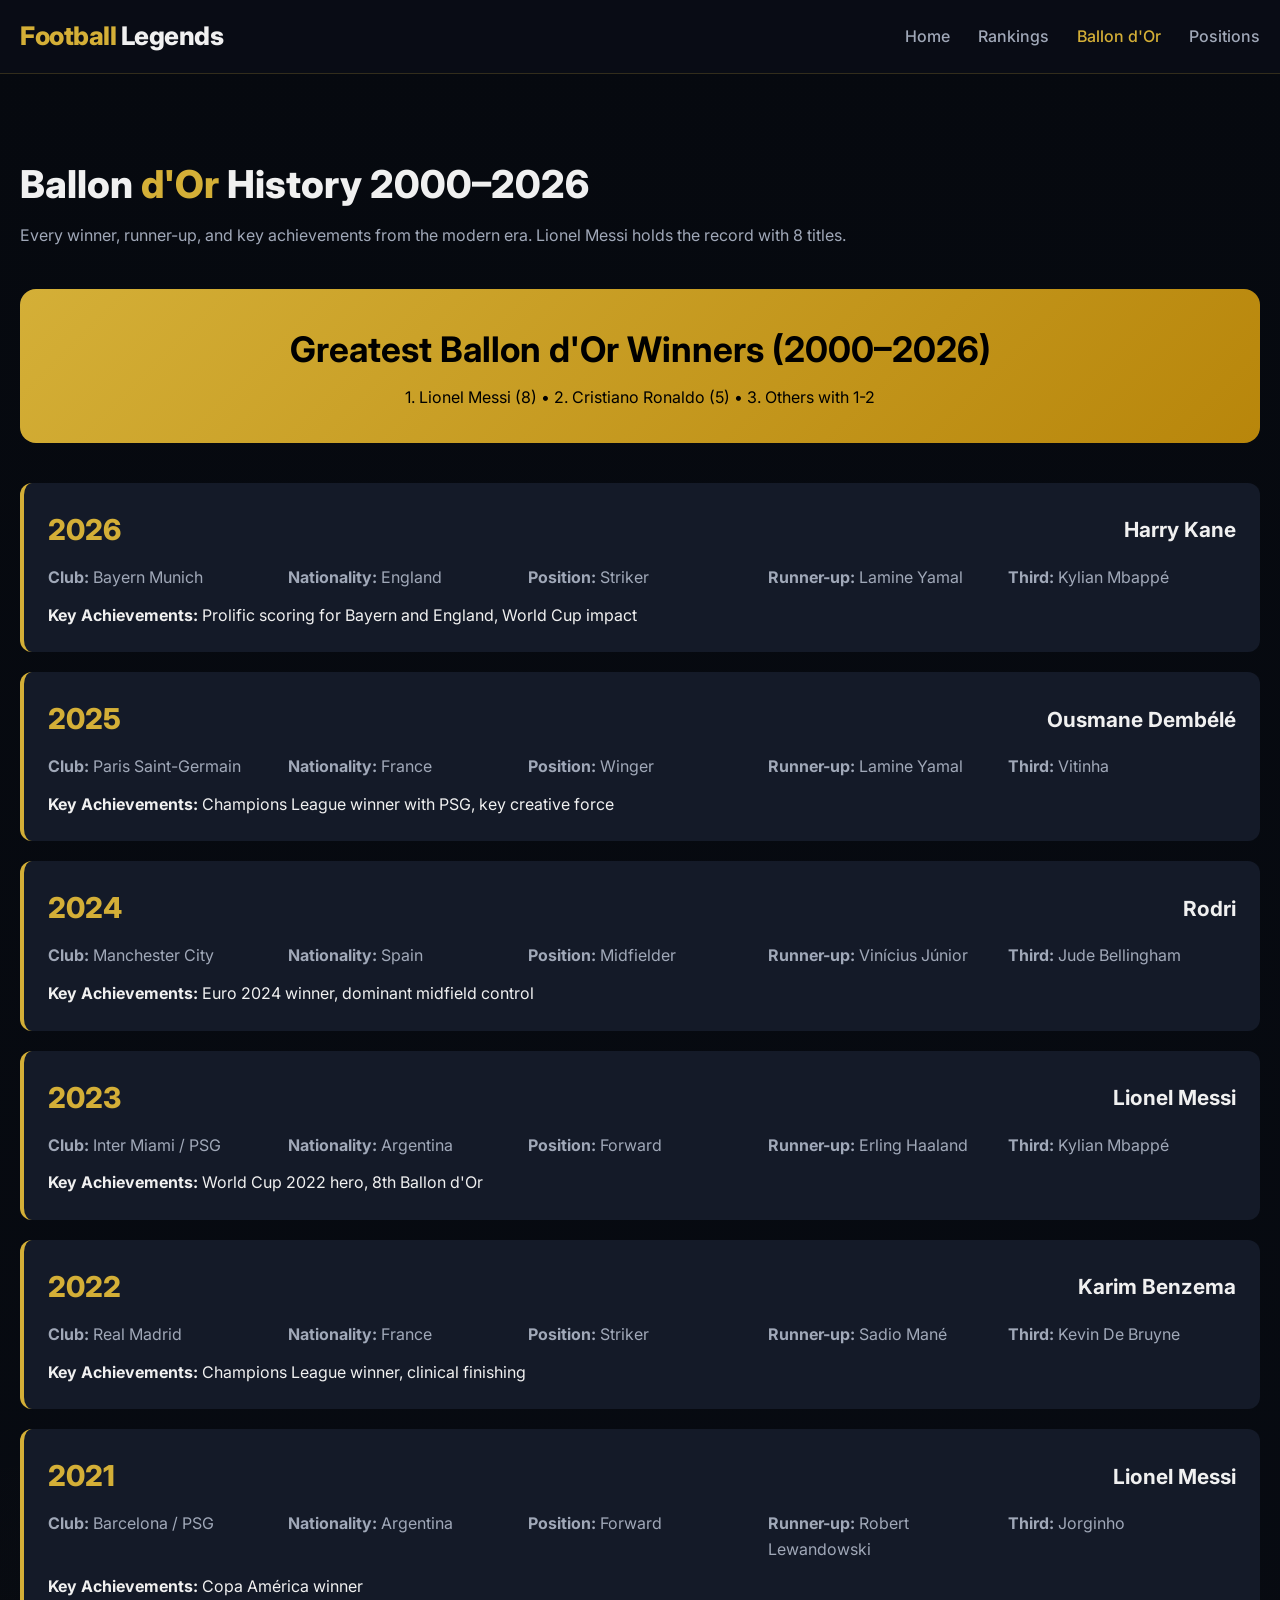
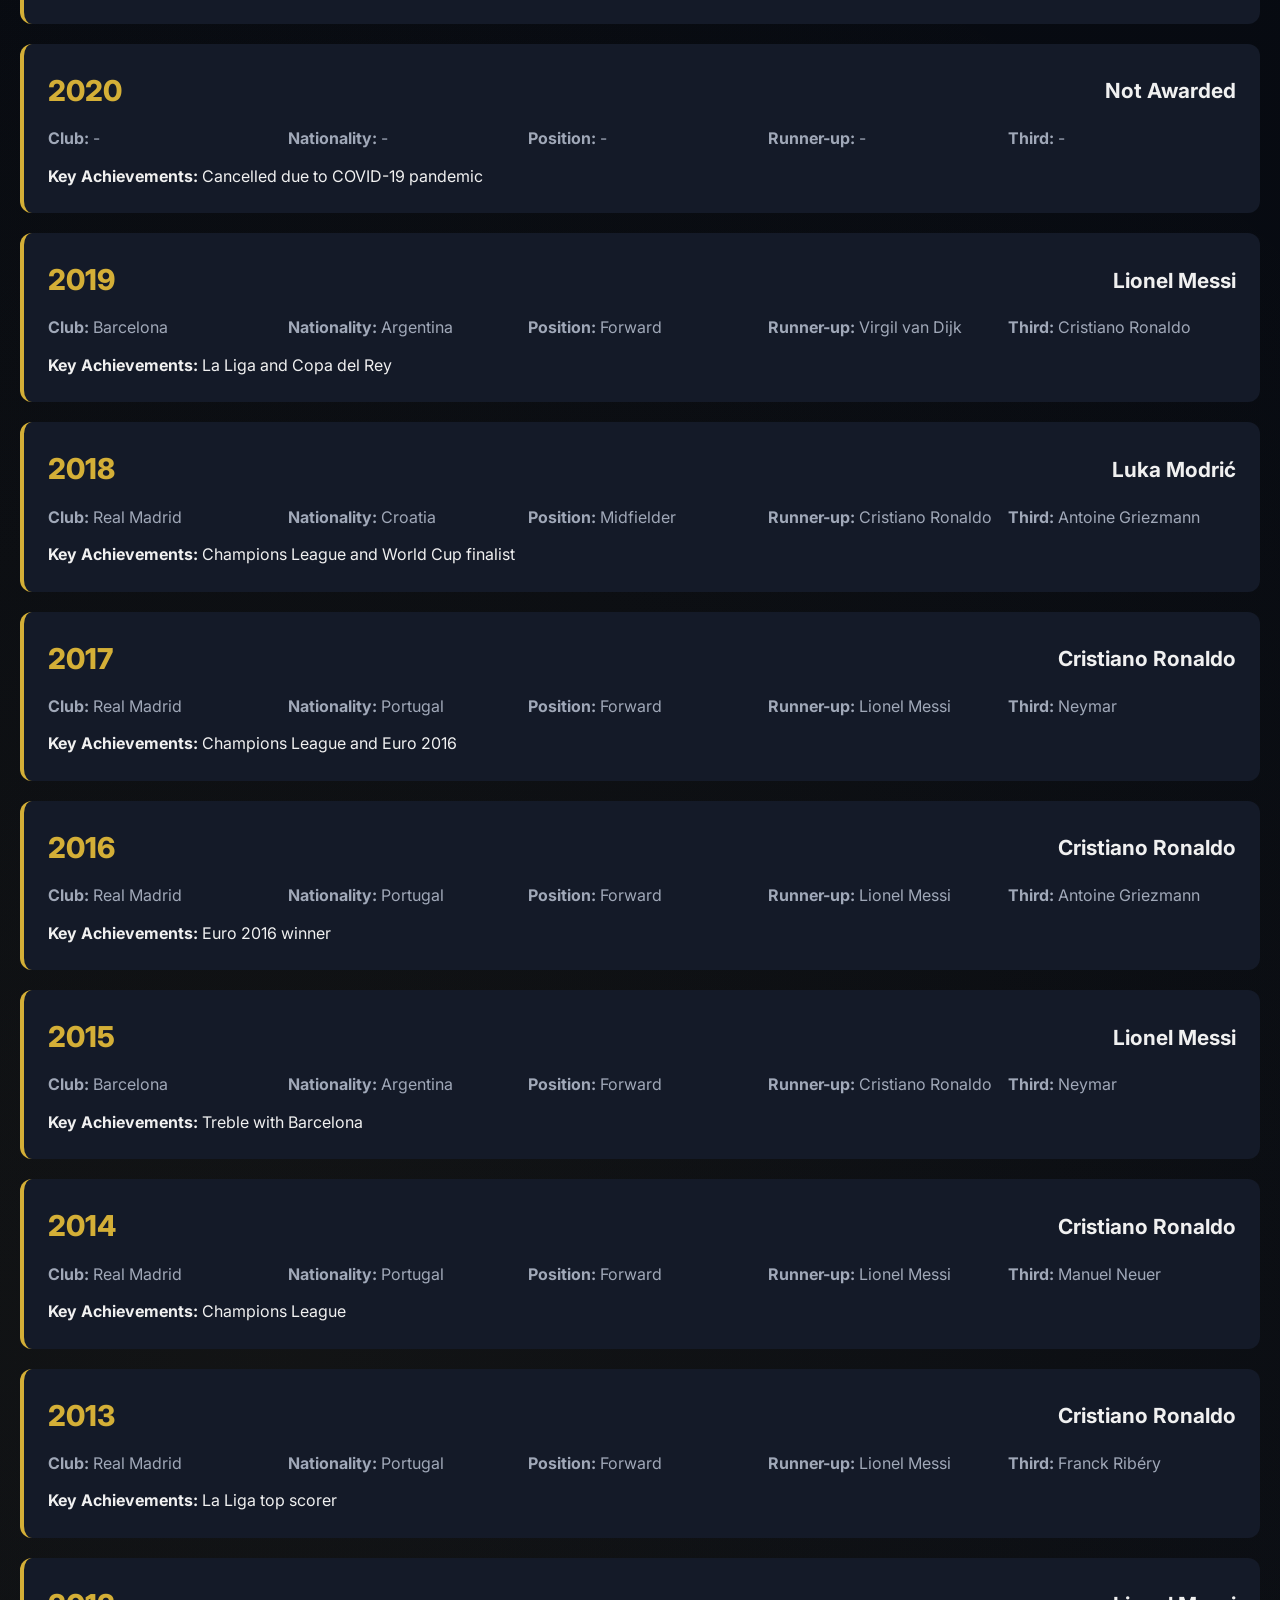
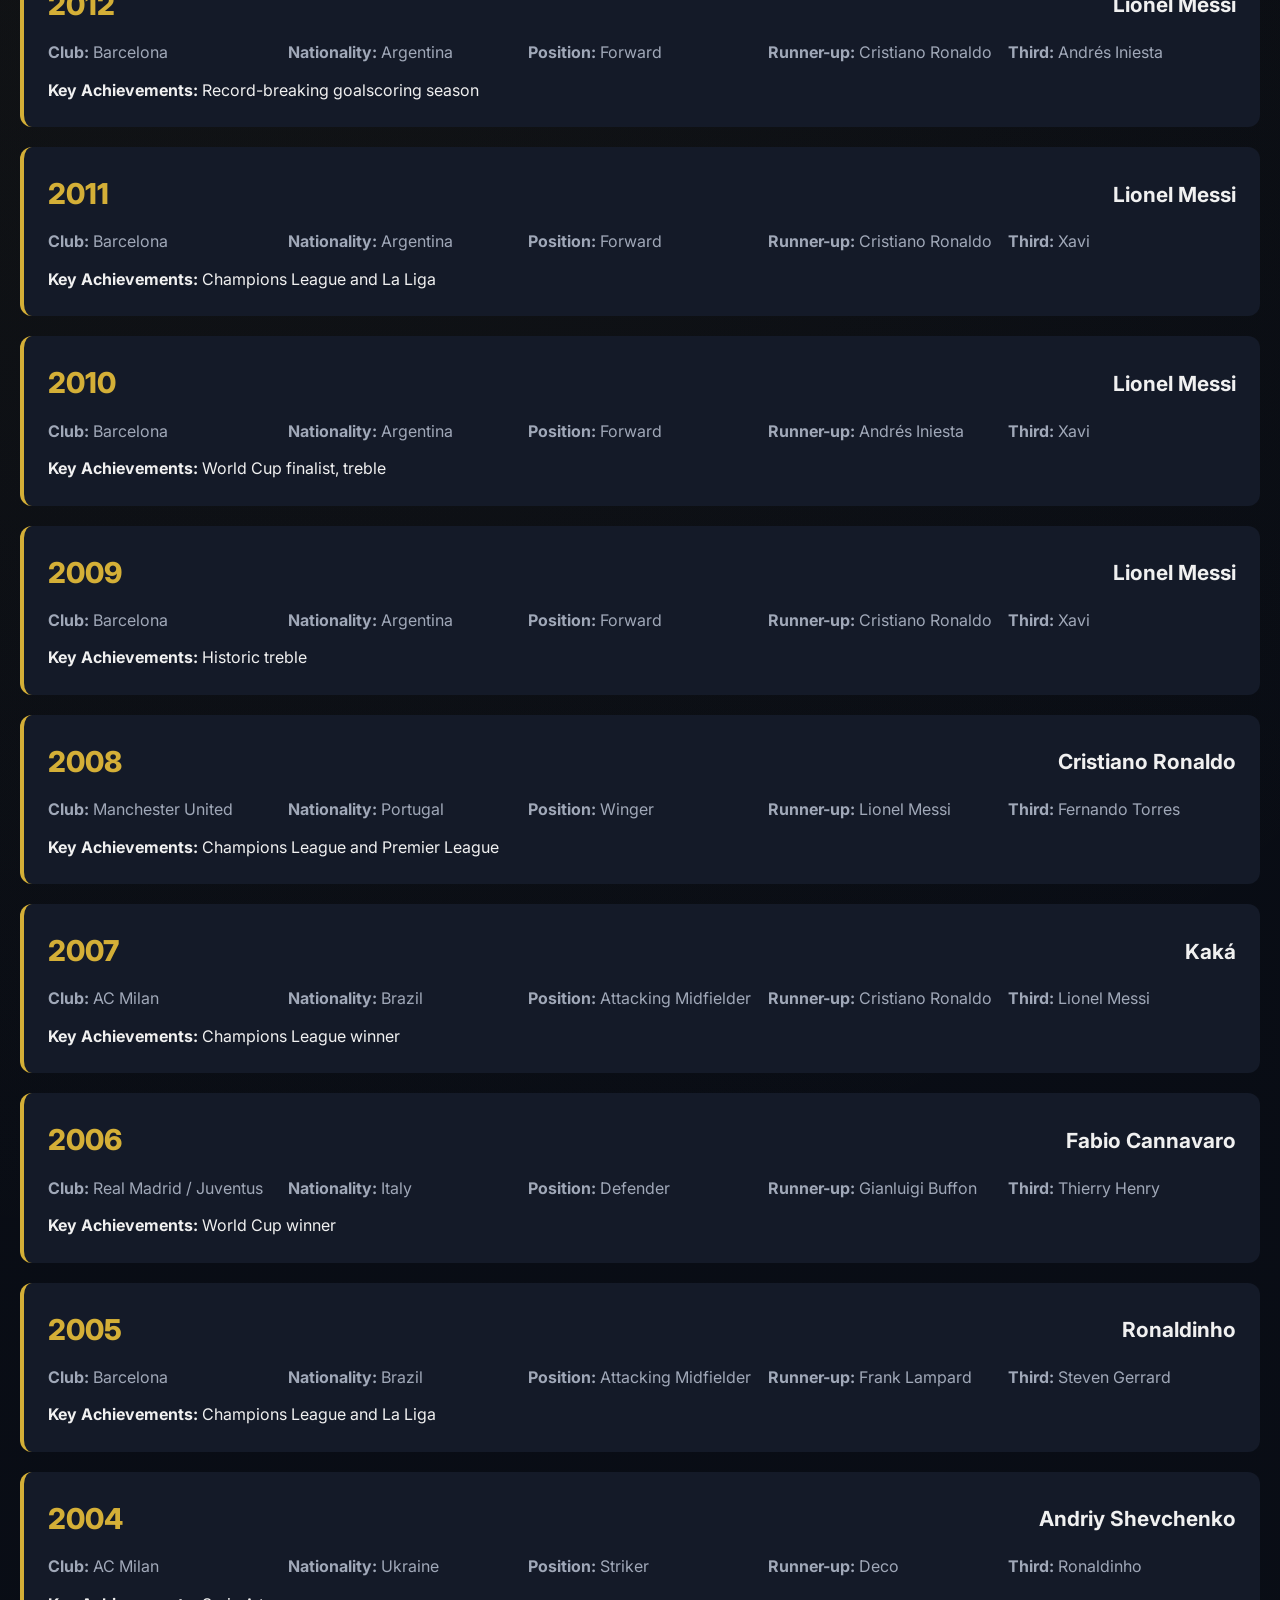
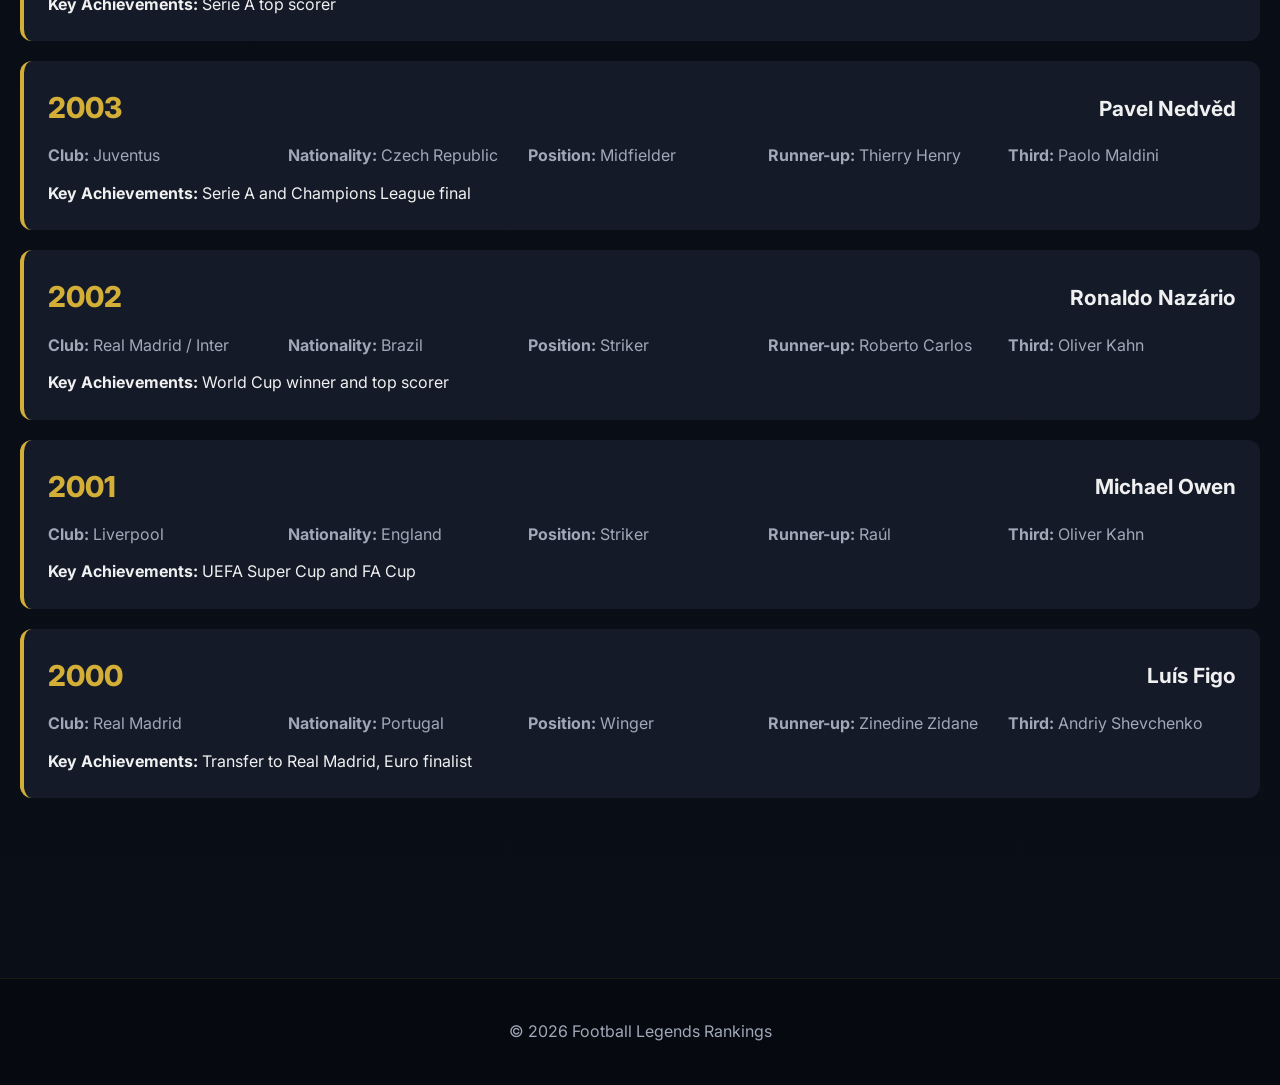
<file: ballon.html>
<!DOCTYPE html>
<html lang="en">
<head>
  <meta charset="UTF-8">
  <meta name="viewport" content="width=device-width, initial-scale=1.0">
  <title>Ballon d'Or History | Football Legends Rankings</title>
  <link rel="stylesheet" href="styles.css">
  <link href="https://fonts.googleapis.com/css2?family=Inter:wght@400;500;600;700;800;900&display=swap" rel="stylesheet">
</head>
<body>
  <header>
    <div class="container">
      <nav>
        <div class="logo">Football <span>Legends</span></div>
        <ul>
          <li><a href="index.html">Home</a></li>
          <li><a href="rankings.html">Rankings</a></li>
          <li><a href="ballon.html" class="active">Ballon d'Or</a></li>
          <li><a href="positions.html">Positions</a></li>
        </ul>
      </nav>
    </div>
  </header>

  <section class="section">
    <div class="container">
      <h1 class="section-title">Ballon <span>d'Or</span> History 2000–2026</h1>
      <p class="section-sub">Every winner, runner-up, and key achievements from the modern era. Lionel Messi holds the record with 8 titles.</p>

      <div style="background: linear-gradient(135deg, #D4AF37, #b8860b); color: #000; padding: 32px; border-radius: 16px; margin-bottom: 40px; text-align: center;">
        <h2 style="font-size: 2.2rem; margin-bottom: 8px;">Greatest Ballon d'Or Winners (2000–2026)</h2>
        <p>1. Lionel Messi (8) • 2. Cristiano Ronaldo (5) • 3. Others with 1-2</p>
      </div>

      <div id="ballon-list"></div>
    </div>
  </section>

  <footer>
    <div class="container">
      <p>© 2026 Football Legends Rankings</p>
    </div>
  </footer>

  <script src="data.js"></script>
  <script>
    const list = document.getElementById('ballon-list');
    ballonWinners.forEach(b => {
      const div = document.createElement('div');
      div.className = 'ballon-year';
      div.innerHTML = `
        <div class="year-header">
          <div class="year">${b.year}</div>
          <div style="font-weight:700; font-size:1.3rem;">${b.winner}</div>
        </div>
        <div style="display:grid; grid-template-columns: repeat(auto-fit, minmax(180px,1fr)); gap:12px; margin-top:12px; color: var(--muted);">
          <div><strong>Club:</strong> ${b.club}</div>
          <div><strong>Nationality:</strong> ${b.nationality}</div>
          <div><strong>Position:</strong> ${b.position}</div>
          <div><strong>Runner-up:</strong> ${b.runnerUp}</div>
          <div><strong>Third:</strong> ${b.third}</div>
        </div>
        <p style="margin-top:12px;"><strong>Key Achievements:</strong> ${b.achievements}</p>
      `;
      list.appendChild(div);
    });
  </script>
</body>
</html>
</file>
<file: styles.css>
/* Football Legends Rankings - Premium Styles */
:root {
  --gold: #D4AF37;
  --dark: #0a0e17;
  --darker: #06090f;
  --card: #141a28;
  --text: #f0f0f0;
  --muted: #a0a8b8;
  --accent: #1a73e8;
}

* { margin: 0; padding: 0; box-sizing: border-box; }

body {
  font-family: 'Inter', 'Segoe UI', system-ui, sans-serif;
  background: var(--dark);
  color: var(--text);
  line-height: 1.6;
  background-image: 
    radial-gradient(circle at 20% 50%, rgba(212,175,55,0.05) 0%, transparent 50%),
    linear-gradient(180deg, var(--darker) 0%, var(--dark) 100%);
  min-height: 100vh;
}

.container { max-width: 1280px; margin: 0 auto; padding: 0 20px; }

header {
  background: rgba(10,14,23,0.9);
  backdrop-filter: blur(12px);
  border-bottom: 1px solid rgba(212,175,55,0.2);
  position: sticky; top: 0; z-index: 100;
  padding: 16px 0;
}

nav { display: flex; justify-content: space-between; align-items: center; }
.logo { font-size: 1.6rem; font-weight: 800; color: var(--gold); letter-spacing: -0.5px; }
.logo span { color: var(--text); }
nav ul { display: flex; list-style: none; gap: 28px; }
nav a { color: var(--muted); text-decoration: none; font-weight: 500; transition: color 0.2s; }
nav a:hover, nav a.active { color: var(--gold); }

.hero {
  min-height: 70vh;
  display: flex;
  align-items: center;
  background: linear-gradient(135deg, rgba(10,14,23,0.85), rgba(20,26,40,0.7)),
    url('https://images.unsplash.com/photo-1574629810360-7efbbe195018?w=1600') center/cover;
  position: relative;
  overflow: hidden;
}

.hero::before {
  content: '';
  position: absolute; inset: 0;
  background: linear-gradient(to right, var(--dark) 0%, transparent 60%);
}

.hero-content { position: relative; z-index: 2; max-width: 600px; }
.hero h1 { font-size: 3.5rem; font-weight: 900; line-height: 1.1; margin-bottom: 16px; }
.hero h1 span { color: var(--gold); }
.hero p { font-size: 1.2rem; color: var(--muted); margin-bottom: 28px; }

.btn {
  display: inline-block;
  background: var(--gold);
  color: #000;
  padding: 12px 28px;
  border-radius: 8px;
  text-decoration: none;
  font-weight: 700;
  transition: transform 0.2s, box-shadow 0.2s;
}
.btn:hover { transform: translateY(-2px); box-shadow: 0 8px 24px rgba(212,175,55,0.3); }

.section { padding: 80px 0; }
.section-title { font-size: 2.4rem; font-weight: 800; margin-bottom: 8px; }
.section-title span { color: var(--gold); }
.section-sub { color: var(--muted); margin-bottom: 40px; }

.cards-grid { display: grid; grid-template-columns: repeat(auto-fill, minmax(280px, 1fr)); gap: 24px; }
.player-card {
  background: var(--card);
  border-radius: 16px;
  overflow: hidden;
  border: 1px solid rgba(255,255,255,0.06);
  transition: transform 0.3s, box-shadow 0.3s;
  position: relative;
}
.player-card:hover { transform: translateY(-8px); box-shadow: 0 20px 40px rgba(0,0,0,0.4); }
.player-card img { width: 100%; height: 220px; object-fit: cover; }
.card-body { padding: 20px; }
.rank { position: absolute; top: 12px; left: 12px; background: var(--gold); color: #000; font-weight: 800; width: 36px; height: 36px; border-radius: 50%; display: flex; align-items: center; justify-content: center; font-size: 1.1rem; }
.player-name { font-size: 1.3rem; font-weight: 700; margin-bottom: 4px; }
.player-meta { color: var(--muted); font-size: 0.9rem; margin-bottom: 12px; }
.stats { display: flex; gap: 16px; font-size: 0.85rem; }
.stat strong { color: var(--gold); }

.position-grid { display: grid; grid-template-columns: repeat(auto-fit, minmax(200px, 1fr)); gap: 16px; margin-top: 32px; }
.pos-card {
  background: var(--card);
  padding: 24px;
  border-radius: 12px;
  text-align: center;
  border: 1px solid rgba(212,175,55,0.15);
  cursor: pointer;
  transition: all 0.2s;
}
.pos-card:hover { border-color: var(--gold); transform: scale(1.03); }
.pos-card h3 { color: var(--gold); margin-bottom: 8px; }

.filters { display: flex; flex-wrap: wrap; gap: 12px; margin-bottom: 32px; }
.filter-select, .search-input {
  background: var(--card);
  border: 1px solid rgba(255,255,255,0.1);
  color: var(--text);
  padding: 10px 16px;
  border-radius: 8px;
  font-size: 0.95rem;
}
.search-input { min-width: 220px; }

.ranking-table { width: 100%; border-collapse: collapse; background: var(--card); border-radius: 12px; overflow: hidden; }
.ranking-table th, .ranking-table td { padding: 14px 16px; text-align: left; border-bottom: 1px solid rgba(255,255,255,0.05); }
.ranking-table th { background: rgba(212,175,55,0.1); color: var(--gold); font-weight: 600; }
.ranking-table tr:hover { background: rgba(255,255,255,0.03); }
.rating { font-weight: 700; color: var(--gold); }

.ballon-year { background: var(--card); border-radius: 12px; padding: 24px; margin-bottom: 20px; border-left: 4px solid var(--gold); }
.year-header { display: flex; justify-content: space-between; align-items: center; margin-bottom: 12px; }
.year { font-size: 1.8rem; font-weight: 800; color: var(--gold); }

footer { background: var(--darker); padding: 40px 0; text-align: center; color: var(--muted); border-top: 1px solid rgba(212,175,55,0.1); margin-top: 80px; }

@media (max-width: 768px) {
  .hero h1 { font-size: 2.4rem; }
  nav ul { display: none; }
  .cards-grid { grid-template-columns: 1fr; }
}
</file>
